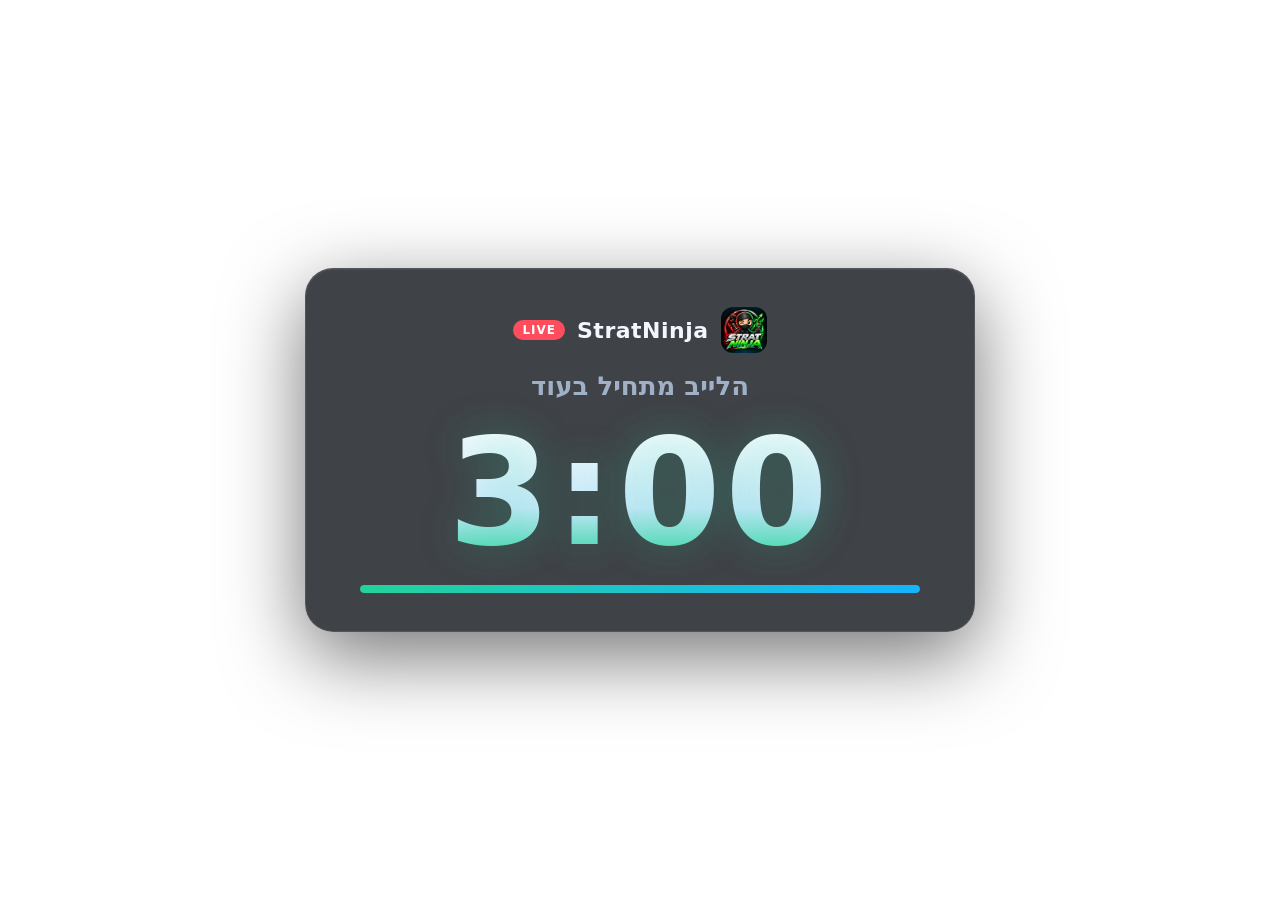
<file: timer.html>
<!doctype html>
<html lang="he" dir="rtl">
<head>
<meta charset="utf-8">
<meta name="viewport" content="width=device-width,initial-scale=1">
<title>StratNinja — טיימר ספירה לאחור</title>
<!--
  OBS countdown overlay for StratNinja.
  Add in OBS: Sources → + → Browser → URL = https://www.stratninja.win/timer.html
  The countdown starts the moment the page loads — right-click the Browser Source → "Refresh"
  (or re-show the scene) to restart it.
  URL params (all optional):
    ?min=3            minutes to count down (default 3). Supports decimals, e.g. min=1.5
    &sec=0            extra seconds to add
    &label=...        text above the clock (default "הלייב מתחיל בעוד")
    &done=...         text shown at 0:00 (default "מתחילים! 🔴")
    &autohide=1       fade the whole thing out ~4s after it reaches 0:00
  Example: https://www.stratninja.win/timer.html?min=3&label=מתחילים בעוד
-->
<style>
  :root{
    --bg: transparent;
    --card: rgba(10,14,20,.78);
    --line: rgba(255,255,255,.10);
    --txt: #f2f6ff;
    --muted: #9fb0c7;
    --accent: #22d39a;        /* StratNinja green */
    --accent2: #16b3ff;
    --danger: #ff4d5e;
  }
  *{box-sizing:border-box}
  html,body{margin:0;height:100%;background:var(--bg);overflow:hidden}
  body{
    display:flex;align-items:center;justify-content:center;
    font-family:"Heebo","Rubik","Segoe UI",system-ui,sans-serif;color:var(--txt);
    -webkit-font-smoothing:antialiased;
  }
  .wrap{
    display:flex;flex-direction:column;align-items:center;gap:18px;
    padding:38px 54px;border-radius:28px;
    background:var(--card);border:1px solid var(--line);
    box-shadow:0 24px 80px rgba(0,0,0,.55), inset 0 1px 0 rgba(255,255,255,.06);
    backdrop-filter:blur(8px);
    transition:opacity .8s ease;
  }
  .brand{display:flex;align-items:center;gap:12px}
  .brand img{width:46px;height:46px;border-radius:12px;display:block}
  .brand b{font-size:22px;font-weight:800;letter-spacing:.5px}
  .brand .live{
    font-size:12px;font-weight:800;color:#fff;background:var(--danger);
    padding:3px 9px;border-radius:999px;letter-spacing:1px;
    animation:blink 1.4s ease-in-out infinite;
  }
  .label{font-size:26px;font-weight:700;color:var(--muted)}
  .clock{
    font-size:148px;line-height:1;font-weight:900;letter-spacing:4px;
    font-variant-numeric:tabular-nums;
    background:linear-gradient(180deg,#ffffff, #cfe9ff 60%, var(--accent));
    -webkit-background-clip:text;background-clip:text;color:transparent;
    text-shadow:0 0 42px rgba(34,211,154,.25);
    direction:ltr;
  }
  .clock.warn{
    background:linear-gradient(180deg,#fff,#ffd4d9 60%,var(--danger));
    -webkit-background-clip:text;background-clip:text;color:transparent;
    animation:pulse 1s ease-in-out infinite;
  }
  .bar{width:min(560px,70vw);height:8px;border-radius:999px;background:rgba(255,255,255,.08);overflow:hidden}
  .bar > i{display:block;height:100%;width:100%;border-radius:999px;
    background:linear-gradient(90deg,var(--accent),var(--accent2));transition:width 1s linear}
  .done .clock{font-size:92px}
  @keyframes blink{0%,100%{opacity:1}50%{opacity:.35}}
  @keyframes pulse{0%,100%{transform:scale(1)}50%{transform:scale(1.04)}}
</style>
</head>
<body>
  <div class="wrap" id="wrap">
    <div class="brand">
      <img src="ninja-icon.png" alt="" onerror="this.style.display='none'">
      <b>StratNinja</b>
      <span class="live">LIVE</span>
    </div>
    <div class="label" id="label">הלייב מתחיל בעוד</div>
    <div class="clock" id="clock">3:00</div>
    <div class="bar"><i id="bar"></i></div>
  </div>

<script>
  (function () {
    var q = new URLSearchParams(location.search);
    var mins = parseFloat(q.get("min"));
    if (!(mins >= 0)) mins = 3;
    var extra = parseInt(q.get("sec"), 10); if (isNaN(extra)) extra = 0;
    var total = Math.max(0, Math.round(mins * 60 + extra));   // seconds
    var doneTxt = q.get("done") || "מתחילים! 🔴";
    if (q.get("label") != null) document.getElementById("label").textContent = q.get("label");
    var autohide = q.get("autohide") === "1";

    var clock = document.getElementById("clock");
    var bar = document.getElementById("bar");
    var wrap = document.getElementById("wrap");
    var label = document.getElementById("label");

    var start = Date.now();
    function fmt(s) {
      var m = Math.floor(s / 60), ss = s % 60;
      return m + ":" + (ss < 10 ? "0" : "") + ss;
    }
    function tick() {
      var elapsed = Math.floor((Date.now() - start) / 1000);
      var left = Math.max(0, total - elapsed);
      clock.textContent = fmt(left);
      bar.style.width = (total ? (left / total * 100) : 0) + "%";
      clock.classList.toggle("warn", left <= 10 && left > 0);
      if (left <= 0) {
        clearInterval(iv);
        clock.textContent = doneTxt;
        clock.classList.remove("warn");
        label.style.display = "none";
        bar.parentNode.style.display = "none";
        wrap.classList.add("done");
        if (autohide) setTimeout(function () { wrap.style.opacity = "0"; }, 4000);
        return;
      }
    }
    tick();
    var iv = setInterval(tick, 250);
  })();
</script>
</body>
</html>
</file>
